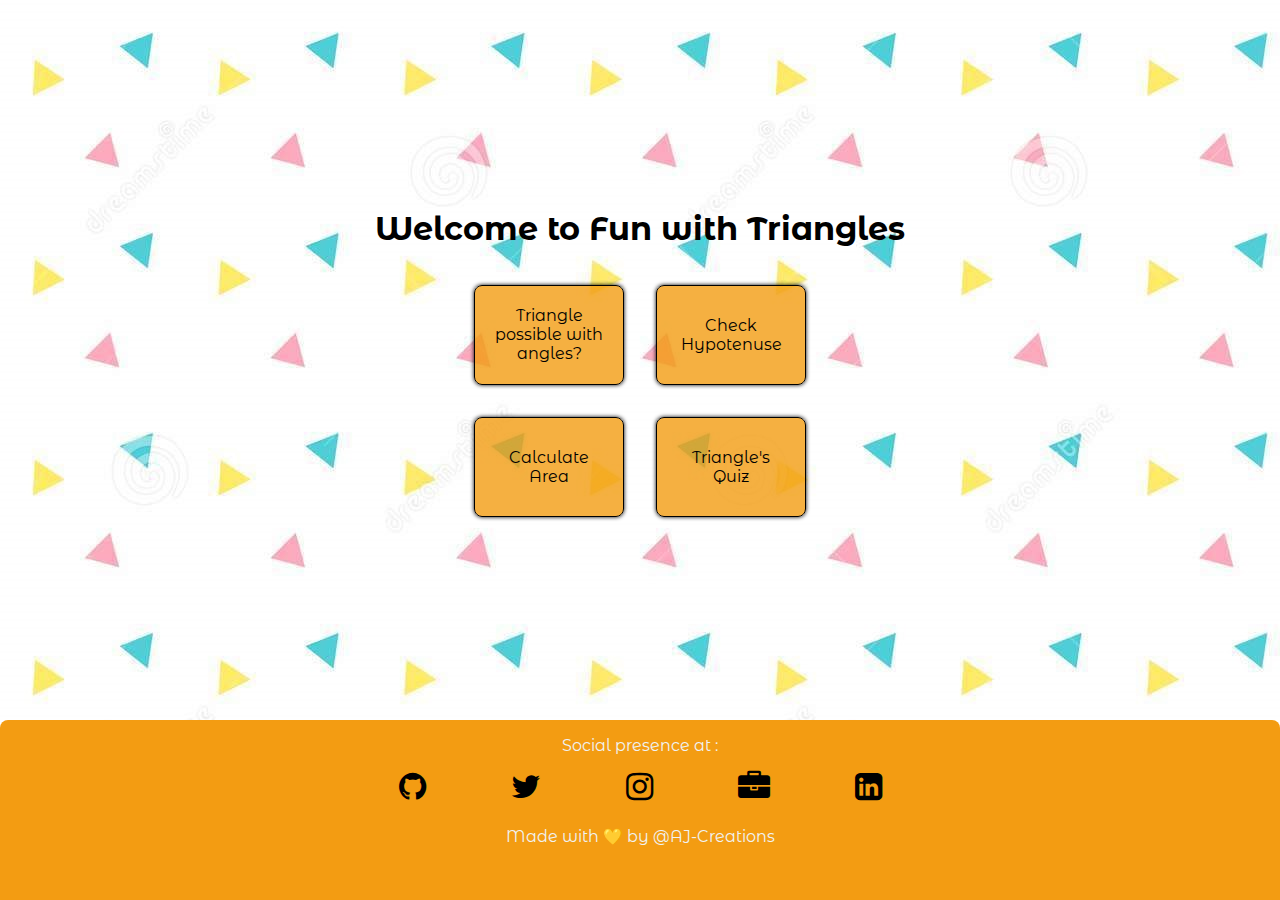
<file: index.html>
<!DOCTYPE html>
<html lang="en">
<head>
    <meta charset="UTF-8">
    <meta http-equiv="X-UA-Compatible" content="IE=edge">
    <meta name="viewport" content="width=device-width, initial-scale=1.0">
    <title>Triangle's Quiz</title>
    <link rel="shortcut icon" href="./images/triangle.ico" type="image/x-icon">
    <link rel="stylesheet" href="./styles.css">
    <link href="https://fonts.googleapis.com/css2?family=Montserrat+Alternates:wght@400;500;600&display=swap" rel="stylesheet">
    <link rel="stylesheet" href="https://cdnjs.cloudflare.com/ajax/libs/font-awesome/4.7.0/css/font-awesome.min.css">
</head>
<body>
    <div class="main">
        <h1>Welcome to Fun with Triangles</h1>
        <div class="box-container">
            <div class="col">
                <div class="cell">
                    <a href="./pages/Angles.html">Triangle possible with angles?</a>
                </div>
                <div class="cell">
                    <a href="./pages/hypotenuse.html">Check Hypotenuse</a>
                </div>
            </div>
            <div class="col">
                <div class="cell">
                    <a href="./pages/area.html">Calculate Area</a>
                </div>
                <div class="cell">
                    <a href="./pages/quiz.html">Triangle's Quiz</a>
                </div>
            </div>
        </div>
    </div>

    <footer class="footer">
        <p class="footer-para">Social presence at :</p>
        <div class="social-links">
            <a href="https://github.com/Aman-Jain1996" target="_blank"><i class="fa fa-github fa-2x"></i></a>
            <a href="https://twitter.com/ajain84791" target="_blank"><i class="fa fa-twitter fa-2x"></i></a>
            <a href="https://www.instagram.com/ajain8479" target="_blank"><i class="fa fa-instagram fa-2x"></i></a>
            <a href="https://portfolio-amanjain.netlify.app/" target="_blank"><i class="fa fa-briefcase fa-2x"></i></a>
            <a href="https://www.linkedin.com/in/aman-jain-8082b510a/" target="_blank"><i class="fa fa-linkedin-square fa-2x"></i></a>
        </div>
        <p class="footer-para">Made with 💛 by @AJ-Creations</p>
    </footer>
</body>
</html>
</file>
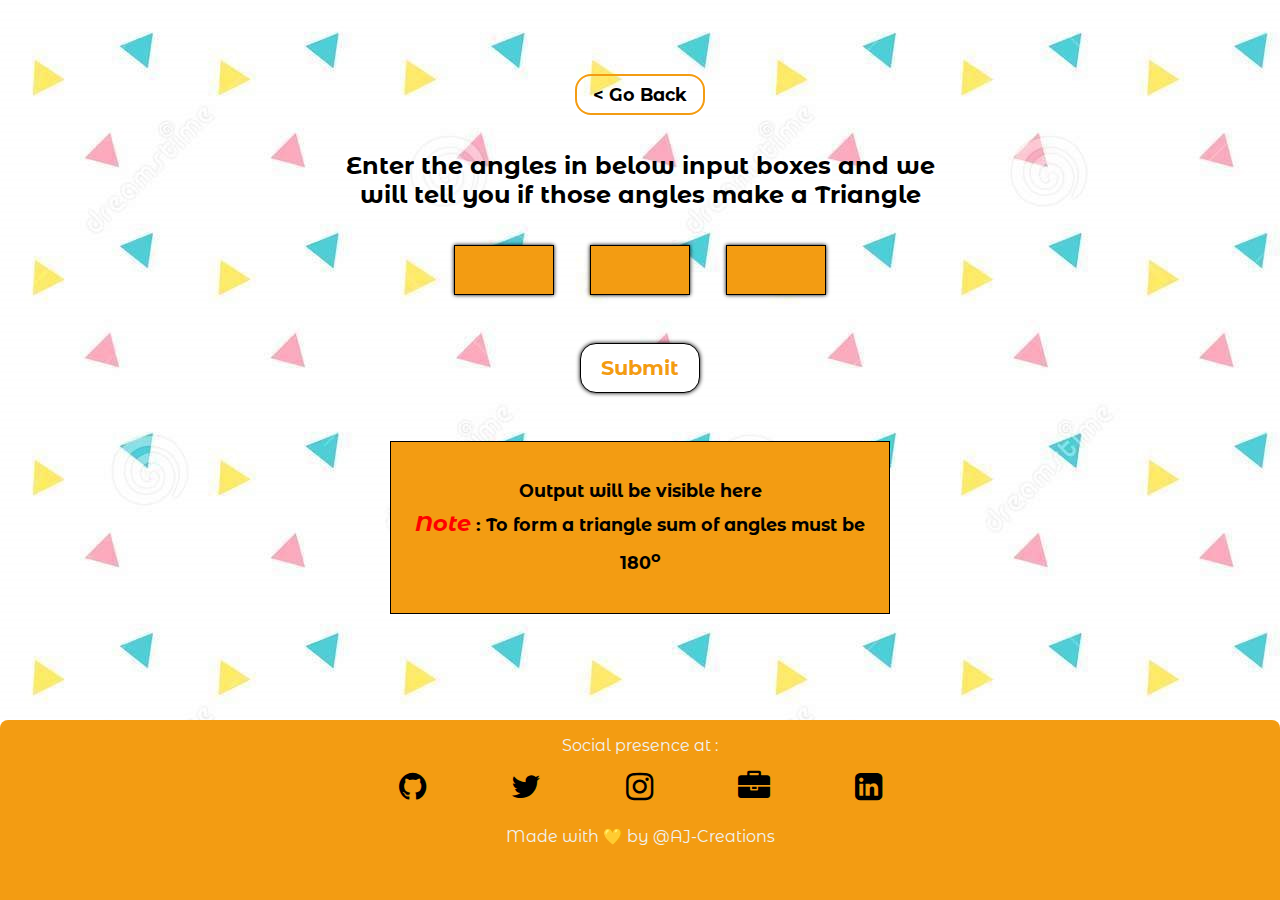
<file: pages/Angles.html>
<!DOCTYPE html>
<html lang="en">
<head>
    <meta charset="UTF-8">
    <meta http-equiv="X-UA-Compatible" content="IE=edge">
    <meta name="viewport" content="width=device-width, initial-scale=1.0">
    <title>Triangle's Quiz</title>
    <link rel="shortcut icon" href="../images/triangle.ico" type="image/x-icon">
    <link rel="stylesheet" href="../styles.css">
    <link href="https://fonts.googleapis.com/css2?family=Montserrat+Alternates:wght@400;500;600&display=swap" rel="stylesheet">
    <link rel="stylesheet" href="https://cdnjs.cloudflare.com/ajax/libs/font-awesome/4.7.0/css/font-awesome.min.css">
</head>
<body>
    <div class="main">
        <div class="back">
            <a href="../index.html">&lt; Go Back</a>
        </div>
        <div class="form-container">
            <h2>Enter the angles in below input boxes and we will tell you if those angles make a Triangle</h2>
            <form id="form-submit">
                <input id="input1" type="number" max="178" min="0" required />
                <input id="input2" type="number" max="178" min="0" required/>
                <input id="input3" type="number" max="178" min="0" required/>
                <button id="btn-submit">Submit</button>
            </form>
        </div>
        <div class="output-div">
            <p class="output-para">Output will be visible here <br/> <em style="color:red ; font-size: 1.4rem;">Note</em> : To form a triangle sum of angles must be 180<sup>o</sup></p>
        </div>
    </div>

    <footer class="footer">
        <p class="footer-para">Social presence at :</p>
        <div class="social-links">
            <a href="https://github.com/Aman-Jain1996" target="_blank"><i class="fa fa-github fa-2x"></i></a>
            <a href="https://twitter.com/ajain84791" target="_blank"><i class="fa fa-twitter fa-2x"></i></a>
            <a href="https://www.instagram.com/ajain8479" target="_blank"><i class="fa fa-instagram fa-2x"></i></a>
            <a href="https://portfolio-amanjain.netlify.app/" target="_blank"><i class="fa fa-briefcase fa-2x"></i></a>
            <a href="https://www.linkedin.com/in/aman-jain-8082b510a/" target="_blank"><i class="fa fa-linkedin-square fa-2x"></i></a>
        </div>
        <p class="footer-para">Made with 💛 by @AJ-Creations</p>
    </footer>
    <script src="../JS pages/Angle.js"></script>
</body>
</html>
</file>
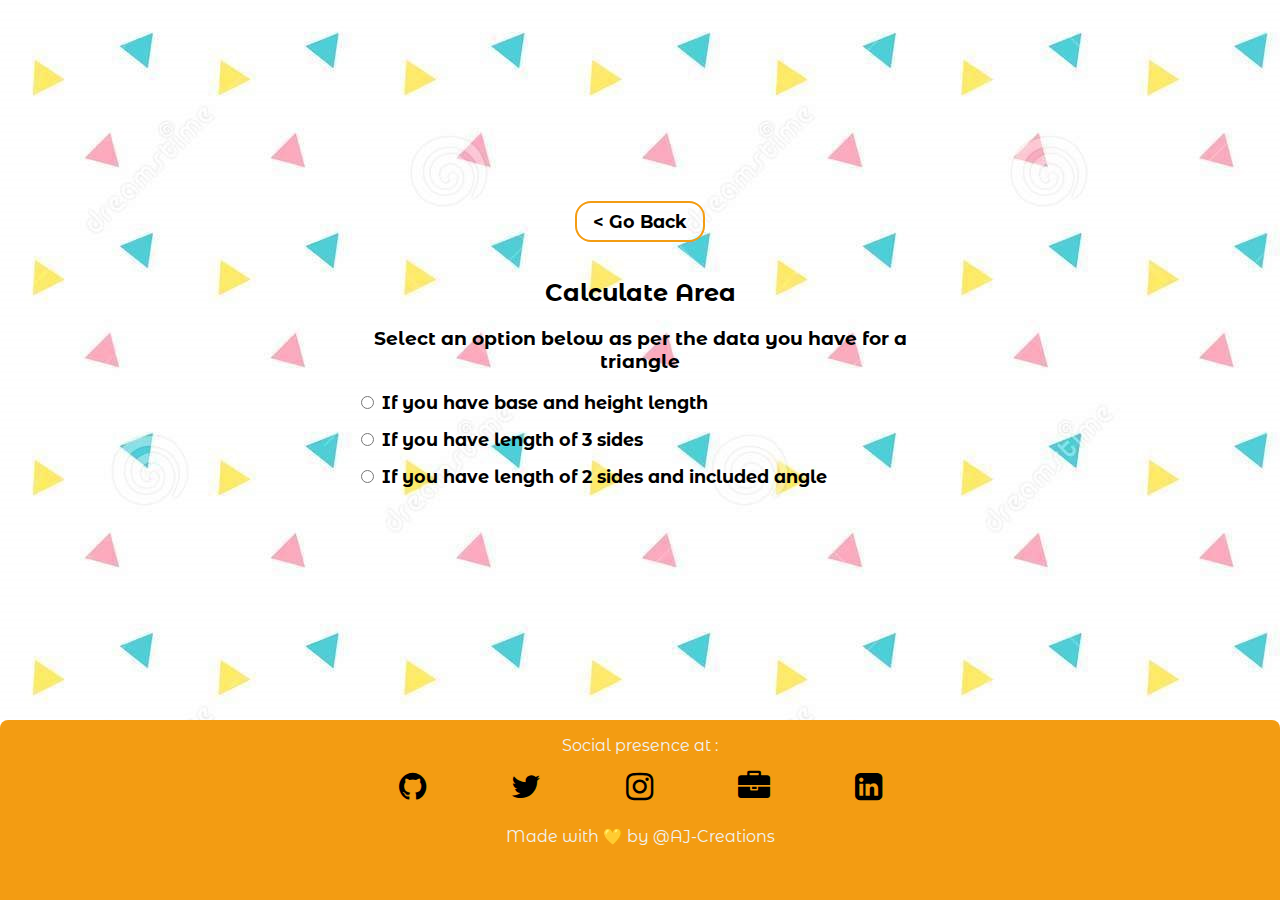
<file: pages/area.html>
<!DOCTYPE html>
<html lang="en">
<head>
    <meta charset="UTF-8">
    <meta http-equiv="X-UA-Compatible" content="IE=edge">
    <meta name="viewport" content="width=device-width, initial-scale=1.0">
    <title>Triangle's Quiz</title>
    <link rel="shortcut icon" href="../images/triangle.ico" type="image/x-icon">
    <link rel="stylesheet" href="../styles.css">
    <link href="https://fonts.googleapis.com/css2?family=Montserrat+Alternates:wght@400;500;600&display=swap" rel="stylesheet">
    <link rel="stylesheet" href="https://cdnjs.cloudflare.com/ajax/libs/font-awesome/4.7.0/css/font-awesome.min.css">
</head>
<body>
    <div class="main">
        <div class="back">
            <a href="../index.html">&lt; Go Back</a>
        </div>
        <div class="form-container">
            <h2>Calculate Area</h2>
            <h3>Select an option below as per the data you have for a triangle</h3>
            <form id="form-submit">
                <div class="option-container">
                    <input type="radio" name="option-area" id="option1" required value="cal1" />
                    <label for="option1">If you have base and height length</label>
                </div>
                <div class="option-container">
                    <input type="radio" name="option-area" id="option2" required value="cal2" />
                    <label for="option2">If you have length of 3 sides</label>
                </div>
                <div class="option-container">
                    <input type="radio" name="option-area" id="option3" required value="cal3" />
                    <label for="option3">If you have length of 2 sides and included angle</label>
                </div>
            </form>

            <div id="form1" class="form-container">
                <div class="image">
                    <label class="label-1" >height</label>
                    <label class="label-2" >base</label>
                    <div class="line1"></div>
                    <div class="line2"></div>
                    <div class="line3"></div>
                </div>
                <form id="form-submit1">
                    <label class="label-triangle" >base = </label>
                    <input id="input1" type="number" min="1" required/>
                    <label class="label-triangle" >height =</label>
                    <input id="input2" type="number" min="1" required/>
                    <button id="btn-submit">Calculate</button>
                </form>
                <div class="output-div">
                    <p class="output-para1">Output will be calculated as <br/>Area= (base*height)/2</p>
                </div>
            </div>

            <div id="form2" class="form-container">
                <div class="image">
                    <label class="label1" >a</label>
                    <label class="label2" >b</label>
                    <label class="label3" >c</label>
                    <div class="line1"></div>
                    <div class="line2"></div>
                    <div class="line3"></div>
                </div>
                <form id="form-submit2">
                    <label class="label-triangle" >a = </label>
                    <input id="input3" type="number" min="1" required/>
                    <label class="label-triangle" >b =</label>
                    <input id="input4" type="number" min="1" required/>
                    <label class="label-triangle" >c =</label>
                    <input id="input5" type="number" min="1" required/>
                    <p class="error-para">Enter valid side lengths such that each side length should be less than sum of other two sides</p>
                    <button id="btn-submit" class="btn2">Calculate</button>
                </form>
                <div class="output-div">
                    <p class="output-para2">Output will be calculated as <br/>Area= √<span class="formula">s*(s-a)*(s-b)*(s-c)</span></p>
                </div>
            </div>

            <div id="form3" class="form-container">
                <div class="image">
                    <label class="label-3" >A<sup>o</sup></label>
                    <label class="label2" >b</label>
                    <label class="label3" >c</label>
                    <label class="label-4" >C</label>
                    <div class="line1"></div>
                    <div class="line2"></div>
                    <div class="line3"></div>
                </div>
                <form id="form-submit3">
                    <label class="label-triangle" >A<sup>o</sup> = </label>
                    <input id="input6" type="number" min="1" required/>
                    <label class="label-triangle" >b =</label>
                    <input id="input7" type="number" min="1" required/>
                    <label class="label-triangle" >c =</label>
                    <input id="input8" type="number" min="1" required/>
                    <button id="btn-submit">Calculate</button>
                </form>
                <div class="output-div">
                    <p class="output-para3">Output will be calculated as <br/>Area= (b*c*Sin(A<sup>o</sup>))/2</p>
                </div>
            </div>

        </div>
    </div>

    <footer class="footer">
        <p class="footer-para">Social presence at :</p>
        <div class="social-links">
            <a href="https://github.com/Aman-Jain1996" target="_blank"><i class="fa fa-github fa-2x"></i></a>
            <a href="https://twitter.com/ajain84791" target="_blank"><i class="fa fa-twitter fa-2x"></i></a>
            <a href="https://www.instagram.com/ajain8479" target="_blank"><i class="fa fa-instagram fa-2x"></i></a>
            <a href="https://portfolio-amanjain.netlify.app/" target="_blank"><i class="fa fa-briefcase fa-2x"></i></a>
            <a href="https://www.linkedin.com/in/aman-jain-8082b510a/" target="_blank"><i class="fa fa-linkedin-square fa-2x"></i></a>
        </div>
        <p class="footer-para">Made with 💛 by @AJ-Creations</p>
    </footer>
    <script src="../JS pages/area.js"></script>
</body>
</html>
</file>
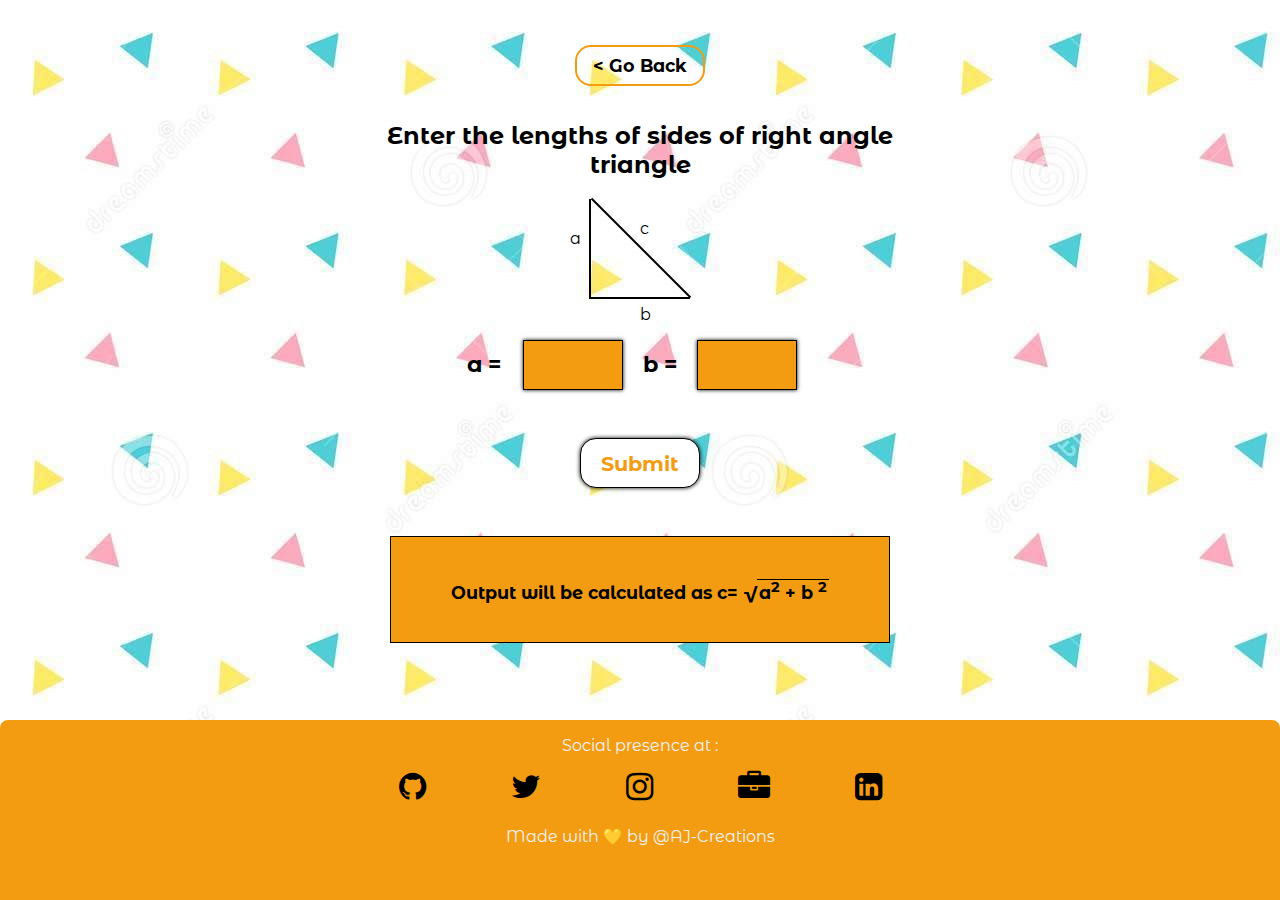
<file: pages/hypotenuse.html>
<!DOCTYPE html>
<html lang="en">
<head>
    <meta charset="UTF-8">
    <meta http-equiv="X-UA-Compatible" content="IE=edge">
    <meta name="viewport" content="width=device-width, initial-scale=1.0">
    <title>Triangle's Quiz</title>
    <link rel="shortcut icon" href="../images/triangle.ico" type="image/x-icon">
    <link rel="stylesheet" href="../styles.css">
    <link href="https://fonts.googleapis.com/css2?family=Montserrat+Alternates:wght@400;500;600&display=swap" rel="stylesheet">
    <link rel="stylesheet" href="https://cdnjs.cloudflare.com/ajax/libs/font-awesome/4.7.0/css/font-awesome.min.css">
</head>
<body>
    <div class="main">
        <div class="back">
            <a href="../index.html">&lt; Go Back</a>
        </div>
        <div class="form-container">
            <h2>Enter the lengths of sides of right angle triangle</h2>
            <div class="image">
                <label class="label1" >a</label>
                <label class="label2" >b</label>
                <label class="label3" >c</label>
                <div class="line1"></div>
                <div class="line2"></div>
                <div class="line3"></div>
            </div>
            <form id="form-submit">
                <label class="label-triangle" >a = </label>
                <input id="input1" type="number" min="1" required/>
                <label class="label-triangle" >b =</label>
                <input id="input2" type="number" min="1" required/>
                <button id="btn-submit">Submit</button>
            </form>
        </div>
        <div class="output-div">
            <p class="output-para">Output will be calculated as c= √<span class="formula">a<sup>2</sup> + b <sup>2</sup></span></p>
        </div>
    </div>

    <footer class="footer">
        <p class="footer-para">Social presence at :</p>
        <div class="social-links">
            <a href="https://github.com/Aman-Jain1996" target="_blank"><i class="fa fa-github fa-2x"></i></a>
            <a href="https://twitter.com/ajain84791" target="_blank"><i class="fa fa-twitter fa-2x"></i></a>
            <a href="https://www.instagram.com/ajain8479" target="_blank"><i class="fa fa-instagram fa-2x"></i></a>
            <a href="https://portfolio-amanjain.netlify.app/" target="_blank"><i class="fa fa-briefcase fa-2x"></i></a>
            <a href="https://www.linkedin.com/in/aman-jain-8082b510a/" target="_blank"><i class="fa fa-linkedin-square fa-2x"></i></a>
        </div>
        <p class="footer-para">Made with 💛 by @AJ-Creations</p>
    </footer>
    <script src="../JS pages/hypotenuse.js"></script>
</body>
</html>
</file>
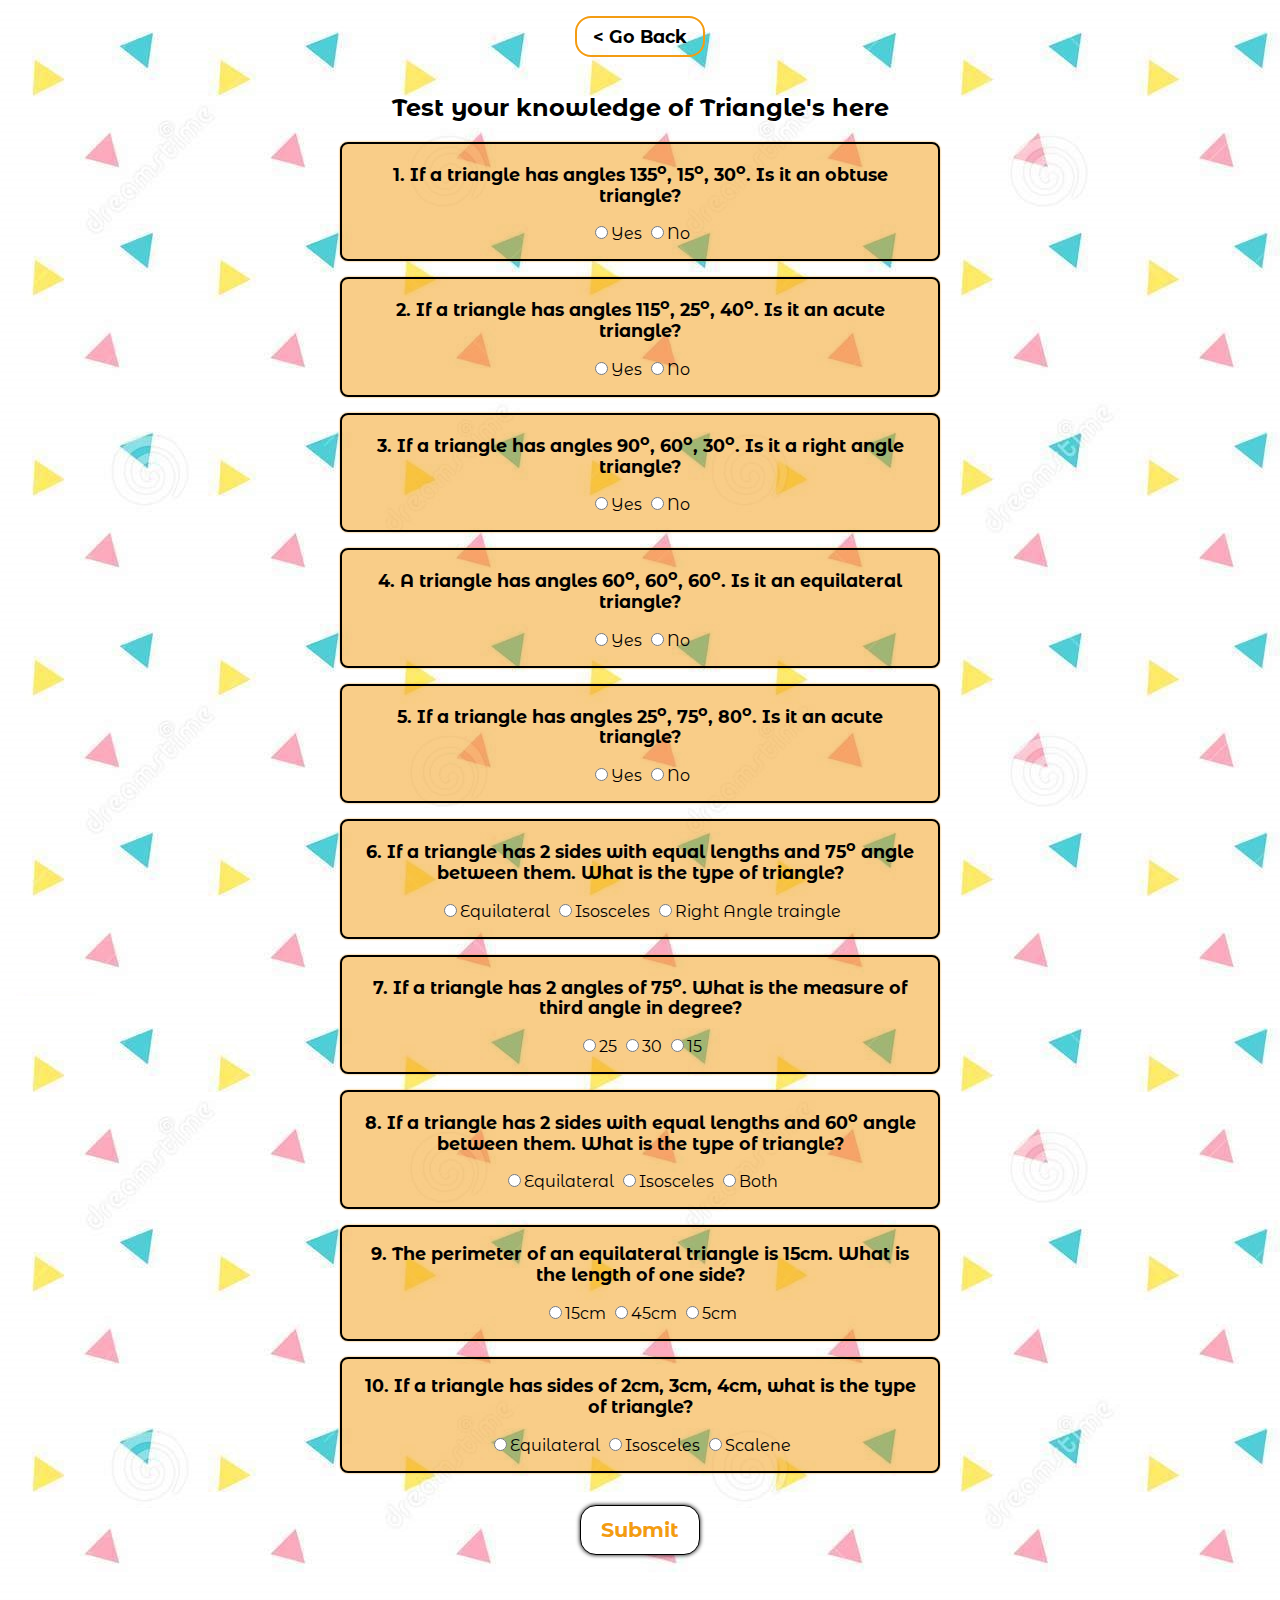
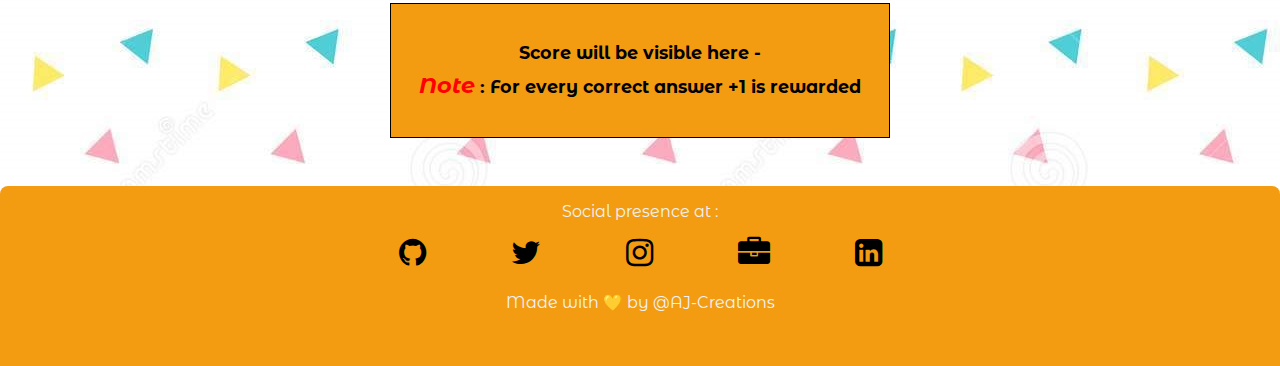
<file: pages/quiz.html>
<!DOCTYPE html>
<html lang="en">
<head>
    <meta charset="UTF-8">
    <meta http-equiv="X-UA-Compatible" content="IE=edge">
    <meta name="viewport" content="width=device-width, initial-scale=1.0">
    <title>Triangle's Quiz</title>
    <link rel="shortcut icon" href="../images/triangle.ico" type="image/x-icon">
    <link rel="stylesheet" href="../styles.css">
    <link href="https://fonts.googleapis.com/css2?family=Montserrat+Alternates:wght@400;500;600&display=swap" rel="stylesheet">
    <link rel="stylesheet" href="https://cdnjs.cloudflare.com/ajax/libs/font-awesome/4.7.0/css/font-awesome.min.css">
</head>
<body>
    <div class="main">
        <div class="back">
            <a href="../index.html">&lt; Go Back</a>
        </div>
        <div class="form-container">
            <h2>Test your knowledge of Triangle's here</h2>
            <form id="form-submit">
                <div class="questions">
                    <p class="question-para"> 1. If a triangle has angles 135<sup>o</sup>, 15<sup>o</sup>, 30<sup>o</sup>. Is it an obtuse triangle?</p>
                    <input required type="radio" id="radio1" name="que1" value="option1"><label for="radio1">Yes</label>
                    <input required type="radio" id="radio2" name="que1" value="option2"><label for="radio2">No</label>
                </div>
                <div class="questions" >
                    <p class="question-para" > 2. If a triangle has angles 115<sup>o</sup>, 25<sup>o</sup>, 40<sup>o</sup>. Is it an acute triangle?</p>
                    <input type="radio" id="radio3" name="que2" value="option1" required /><label>Yes</label>
                    <input type="radio" id="radio4" name="que2" value="option2" required /><label>No</label>
                </div>
                <div class="questions">
                    <p class="question-para" > 3. If a triangle has angles 90<sup>o</sup>, 60<sup>o</sup>, 30<sup>o</sup>. Is it a right angle triangle?</p>
                    <input type="radio" id="radio5" name="que3" value="option1" required /><label>Yes</label>
                    <input type="radio" id="radio6" name="que3" value="option2" required /><label>No</label>
                </div>
                <div class="questions">
                    <p class="question-para"> 4. A triangle has angles 60<sup>o</sup>, 60<sup>o</sup>, 60<sup>o</sup>. Is it an equilateral triangle?</p>
                    <input type="radio" id="radio7" name="que4" value="option1" required /><label>Yes</label>
                    <input type="radio" id="radio8" name="que4" value="option2" required /><label>No</label>
                </div>
                <div class="questions">
                    <p class="question-para"> 5. If a triangle has angles 25<sup>o</sup>, 75<sup>o</sup>, 80<sup>o</sup>. Is it an acute triangle?</p>
                    <input type="radio" id="radio9" name="que5" value="option1" required /><label>Yes</label>
                    <input type="radio" id="radio10" name="que5" value="option2" required /><label>No</label>
                </div>
                <div class="questions">
                    <p class="question-para"> 6. If a triangle has 2 sides with equal lengths and 75<sup>o</sup> angle between them. What is the type of triangle?</p>
                    <input type="radio" id="radio11" name="que6" value="option1" required /><label>Equilateral</label>
                    <input type="radio" id="radio12" name="que6" value="option2" required /><label>Isosceles</label>
                    <input type="radio" id="radio13" name="que6" value="option3" required /><label>Right Angle traingle</label>
                </div>
                <div class="questions">
                    <p class="question-para"> 7. If a triangle has 2 angles of 75<sup>o</sup>. What is the measure of third angle in degree?</p>
                    <input type="radio" id="radio14" name="que7" value="option1" required /><label>25</label>
                    <input type="radio" id="radio15" name="que7" value="option2" required /><label>30</label>
                    <input type="radio" id="radio16" name="que7" value="option3" required /><label>15</label>
                </div>
                <div class="questions">
                    <p class="question-para"> 8. If a triangle has 2 sides with equal lengths and 60<sup>o</sup> angle between them. What is the type of triangle?</p>
                    <input type="radio" id="radio17" name="que8" value="option1" required /><label>Equilateral</label>
                    <input type="radio" id="radio18" name="que8" value="option2" required /><label>Isosceles</label>
                    <input type="radio" id="radio19" name="que8" value="optio3" required /><label>Both</label>
                </div>
                <div class="questions">
                    <p class="question-para"> 9. The perimeter of an equilateral triangle is 15cm. What is the length of one side?</p>
                    <input type="radio" id="radio20" name="que9" value="option1" required /><label>15cm</label>
                    <input type="radio" id="radio21" name="que9" value="option2" required /><label>45cm</label>
                    <input type="radio" id="radio22" name="que9" value="option3" required /><label>5cm</label>
                </div>
                <div class="questions">
                    <p class="question-para"> 10. If a triangle has sides of 2cm, 3cm, 4cm, what is the type of triangle?</p>
                    <input type="radio" id="radio23" name="que10" value="option1" required /><label>Equilateral</label>
                    <input type="radio" id="radio24" name="que10" value="option2" required /><label>Isosceles</label>
                    <input type="radio" id="radio25" name="que10" value="option3" required /><label>Scalene</label>
                </div>
                <button id="btn-submit">Submit</button>
            </form>
        </div>
        <div class="output-div">
            <p class="output-para">Score will be visible here - <br/> <em style="color:red ; font-size: 1.4rem;">Note</em> : For every correct answer +1 is rewarded</p>
        </div>
    </div>

    <footer class="footer">
        <p class="footer-para">Social presence at :</p>
        <div class="social-links">
            <a href="https://github.com/Aman-Jain1996" target="_blank"><i class="fa fa-github fa-2x"></i></a>
            <a href="https://twitter.com/ajain84791" target="_blank"><i class="fa fa-twitter fa-2x"></i></a>
            <a href="https://www.instagram.com/ajain8479" target="_blank"><i class="fa fa-instagram fa-2x"></i></a>
            <a href="https://portfolio-amanjain.netlify.app/" target="_blank"><i class="fa fa-briefcase fa-2x"></i></a>
            <a href="https://www.linkedin.com/in/aman-jain-8082b510a/" target="_blank"><i class="fa fa-linkedin-square fa-2x"></i></a>
        </div>
        <p class="footer-para">Made with 💛 by @AJ-Creations</p>
    </footer>
    <script src="../JS pages/quiz.js"></script>
</body>
</html>
</file>
<file: styles.css>
:root{
    --bg-color:rgb(243, 156, 18);
    --fn-color:#F0F3F4;
}

*{
    box-sizing: border-box;
    font-family: 'Montserrat Alternates', sans-serif;
}

a{
    color:initial;
    text-decoration: none;
    cursor: pointer;
}

body{
    scroll-behavior: smooth;
    padding:0;
    margin:0;
    background-image: url("./images/background.jpg");
}

.label-triangle{
    font-size: 1.4rem;
    font-weight: bolder;
}

.main{
    min-height:80vh;
    padding:1rem;
    text-align: center;
    display: flex;
    flex-flow: column wrap;
    justify-content: center;
    align-items: center;
    align-content: center;
}

.formula{
    border-top: 1px solid black;
    padding:2px
}

.col {
    display: flex;
}

.questions{
    border:2px solid black;
    margin: 1rem auto;
    padding:1rem;
    border-radius:8px;
    background-color:rgba(243, 156, 18,0.5);
    box-shadow: 0 0 2px var(--bg-color);
}

.option-container{
    text-align: left;
    width:80%;
    margin:1rem;
    font-size: 1.1rem;
    font-weight: bold;
}

.question-para{
    margin-block-start: 0;
    font-size: 1.1rem;
    font-weight: bold;
}

.cell{
    border:1px solid black;
    display: flex;
    align-items: center;
    justify-content: space-around;
    height: 100px;
    width:150px;
    margin:1rem;
    padding:1rem;
    border-radius: 8px;
    box-shadow: 0px 0px 4px black;
    background-color: rgba(243, 156, 18,0.8);
    text-align: center;
}

.cell:hover{
    background-color: rgba(243, 156, 18,1);
    font-size: 1.1rem;
    font-weight: 1.1rem;
}

.back{
    border:2px solid rgba(243, 156, 18,1);
    border-radius: 1rem;
    padding:8px 1rem;
    font-size: 1.1rem;
    font-weight: bold;
}

.back a:hover{
    color: black;
    font-weight: bolder;
    font-size: 1.3rem;
}

.form-container{
    max-width:600px;
    margin:1rem;
}

input[type=number]{
    background-color:rgba(243, 156, 18,1) ;
    outline:none;
    height:50px;
    width:100px;
    margin:1rem;
    text-align: center;
    font-size: 1.2rem;
    font-weight: bold;
    border: 1px solid black;
    box-shadow: 0 0 4px black;
}

#form1 , #form2 , #form3{
    display: none;
}

#btn-submit{
    display: block;
    margin: 2rem auto;
    background-color:white ;
    outline:none;
    height:50px;
    width:120px;
    text-align: center;
    color:rgba(243, 156, 18,1);
    font-size: 1.3rem;
    font-weight: bolder;
    border: 1px solid black;
    box-shadow: 0 0 4px black;
    border-radius: 1rem;
}


.line1{
    width:100px;
    position: absolute;
    background-color: black;
    height:2px;
    bottom: 0px;
}

.line2{
    width:100px;
    position: absolute;
    background-color: black;
    height:2px;
    transform:rotate(90deg);
    left:-50px;
    top:49px;
}

.line3{
    width:140px;
    position: absolute;
    background-color: black;
    height:2px;
    transform:rotate(45deg);
    top:48px;
    left:-19px;
}


.label1{
    position: absolute;
    left: -20px;
    top: 30px;
}

.label2{
    position: absolute;
    bottom:-25px;
}

.label3{
    position: absolute;
    top:20px;
    left:50px;
}

.label-1{
    position: absolute;
    left: -60px;
    top: 30px;
}

.label-2{
    position: absolute;
    bottom:-25px;
    left:30px;
}

.label-3{
    position: absolute;
    bottom:4px;
    right:25px;
}

.label-4{
    position: absolute;
    bottom:-2px;
    right:8px;
    transform: rotate(30deg);
}

.image{
    width:100px;
    height: 100px;
    margin : 0px auto 25px;
    position:relative;
}

#btn-submit:hover{
    background-color:rgb(243, 156, 18);
    color:var(--fn-color);
}

.output-div{
    border:1px solid black;
    padding:1rem;
    max-width:500px;
    width:80%;
    background-color:rgba(243, 156, 18,1);
    font-weight: bold;
    font-size:1.1rem;
    min-height: 10vh;
    text-align: center;
    margin: 0 auto 2rem;
    line-height: 2rem;
}

.error-para{
    display: none;
    color:red;
    font-weight: bold;
    font-size: 1.1rem;
}

.footer{
    min-height: 20vh;
    margin:auto;
    width:100%;
    text-align: center;
    background-color: var(--bg-color);
    padding:1rem; 
    border-radius: 8px 8px 0 0;
}

.footer-para{
    color:var(--fn-color);
    margin-block-end: 0;
    margin-block-start: 0;
}

.social-links{
    max-width :600px;
    margin: auto;
    display: flex;
    justify-content: space-around;
    margin-bottom: 8px;
    padding:1rem;
}
</file>
